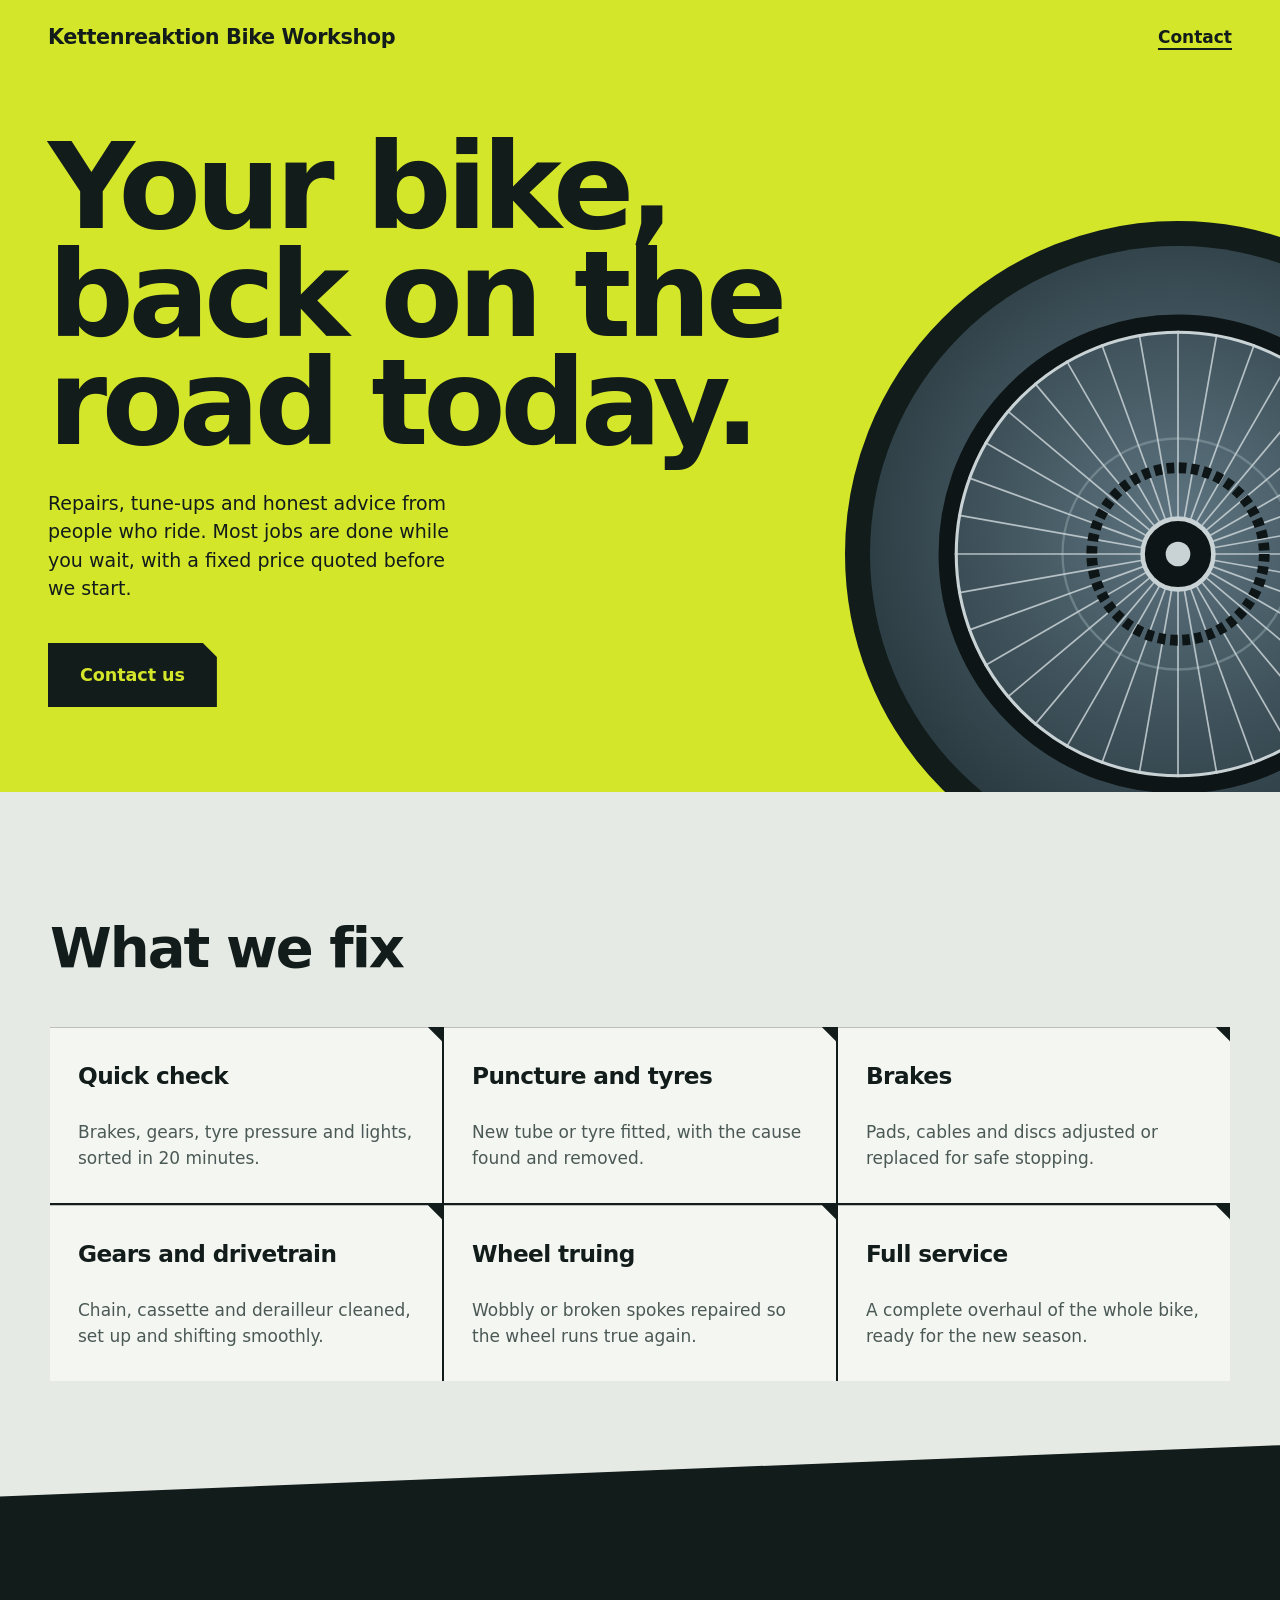
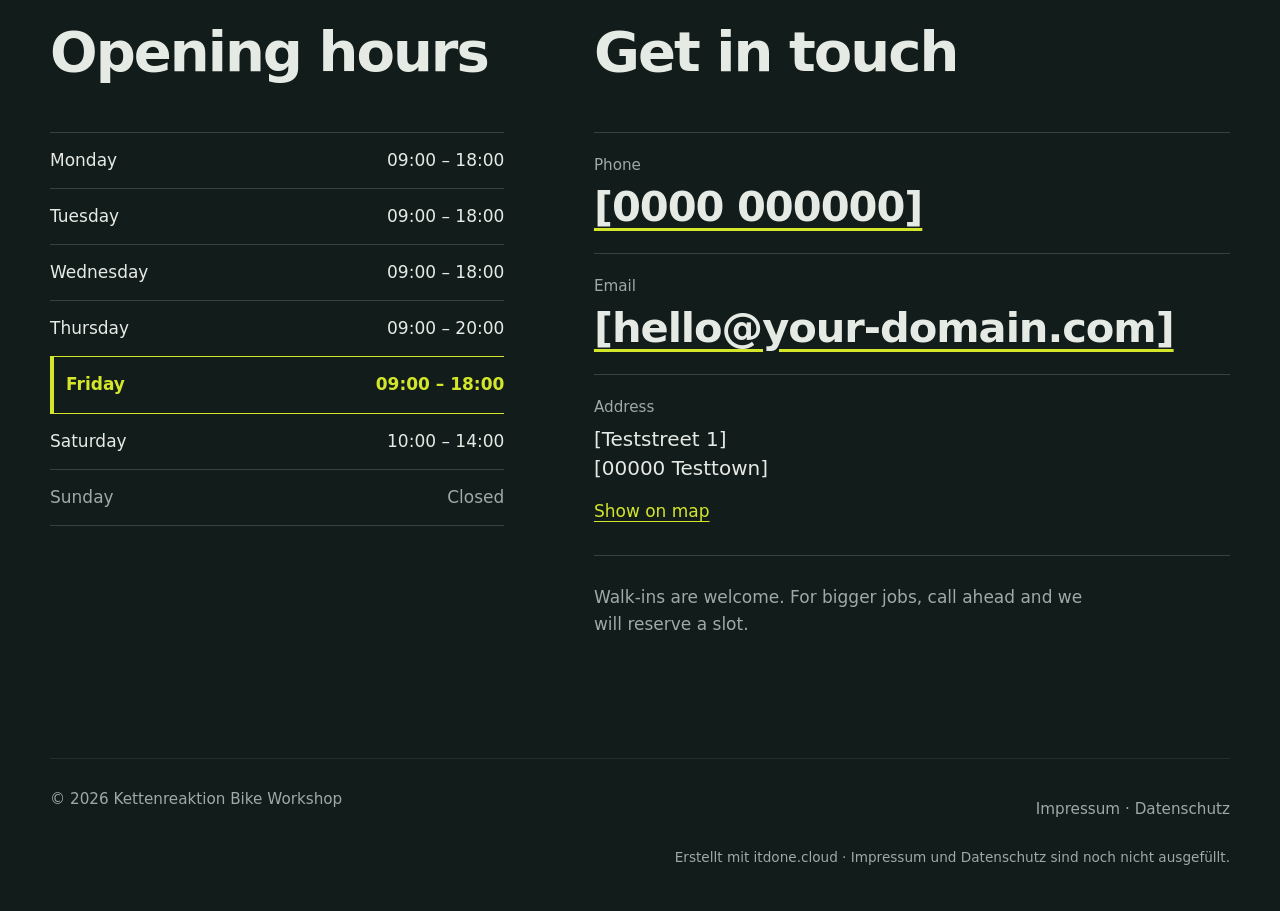
<file: index.html>
<!DOCTYPE html>
<html lang="en">
<head>
<meta charset="utf-8">
<base href="/">
<meta name="viewport" content="width=device-width, initial-scale=1, viewport-fit=cover">
<title>Kettenreaktion Bike Workshop – Bicycle repair in [Your City]</title>
<meta name="description" content="Independent bicycle repair workshop: services from puncture fixes to full overhauls, most repairs done while you wait. See opening hours and get in touch.">
<meta property="og:type" content="website">
<meta property="og:title" content="Kettenreaktion Bike Workshop – Bicycle repair in [Your City]">
<meta property="og:description" content="Honest bike repairs at fair prices, most done while you wait.">
<link rel="apple-touch-icon" href="/assets/icon.svg">
<link rel="stylesheet" href="https://cdn.itdone.cloud/fonts/bricolage-grotesque/index.css"><link rel="stylesheet" href="https://cdn.itdone.cloud/fonts/instrument-sans/index.css"><link rel="manifest" href="/manifest.json"><meta name="theme-color" content="#D4E62A"><link rel="icon" href="/assets/icon.svg">
<link rel="stylesheet" href="css/style.css">
<script type="application/ld+json">{"@context":"https://schema.org","@type":"BicycleStore","name":"Kettenreaktion Bike Workshop"}</script>
<link rel="canonical" href="https://app-business-onepager-2a385622.itdone.cloud/">
</head>
<body>
<header class="top">
  <a class="brand" href="/">Kettenreaktion Bike Workshop</a>
  <a class="toplink" href="#contact">Contact</a>
</header>

<main>
  <section class="hero" id="top">
    <div class="hero-copy">
      <h1>Your bike, back on the road today.</h1>
      <p class="lead">Repairs, tune-ups and honest advice from people who ride. Most jobs are done while you wait, with a fixed price quoted before we start.</p>
      <a class="btn" href="#contact">Contact us</a>
    </div>
    <div class="wheel" aria-hidden="false">
      <img src="assets/hero.svg" width="760" height="760" alt="Bicycle wheel on a repair stand">
    </div>
  </section>

  <section class="services" id="services">
    <div class="wrap">
      <h2>What we fix</h2>
      <ul class="tiles">
        <li><h3>Quick check</h3><p>Brakes, gears, tyre pressure and lights, sorted in 20 minutes.</p></li>
        <li><h3>Puncture and tyres</h3><p>New tube or tyre fitted, with the cause found and removed.</p></li>
        <li><h3>Brakes</h3><p>Pads, cables and discs adjusted or replaced for safe stopping.</p></li>
        <li><h3>Gears and drivetrain</h3><p>Chain, cassette and derailleur cleaned, set up and shifting smoothly.</p></li>
        <li><h3>Wheel truing</h3><p>Wobbly or broken spokes repaired so the wheel runs true again.</p></li>
        <li><h3>Full service</h3><p>A complete overhaul of the whole bike, ready for the new season.</p></li>
      </ul>
    </div>
  </section>

  <section class="contact" id="contact">
    <div class="wrap grid">
      <div class="hours">
        <h2>Opening hours</h2>
        <table>
          <caption class="sr-only">Opening hours</caption>
          <tbody>
            <tr data-day="1"><th scope="row">Monday</th><td>09:00 – 18:00</td></tr>
            <tr data-day="2"><th scope="row">Tuesday</th><td>09:00 – 18:00</td></tr>
            <tr data-day="3"><th scope="row">Wednesday</th><td>09:00 – 18:00</td></tr>
            <tr data-day="4"><th scope="row">Thursday</th><td>09:00 – 20:00</td></tr>
            <tr data-day="5"><th scope="row">Friday</th><td>09:00 – 18:00</td></tr>
            <tr data-day="6"><th scope="row">Saturday</th><td>10:00 – 14:00</td></tr>
            <tr data-day="0" class="closed"><th scope="row">Sunday</th><td>Closed</td></tr>
          </tbody>
        </table>
      </div>
      <div class="reach">
        <h2>Get in touch</h2>
        <ul class="rows">
          <li><span class="k">Phone</span><a class="big" href="tel:+490000000000">[0000 000000]</a></li>
          <li><span class="k">Email</span><a class="big" href="mailto:hello@your-domain.com?subject=Enquiry%20via%20the%20website">[hello@your-domain.com]</a></li>
          <li><span class="k">Address</span>
            <address>[Teststreet 1]<br>[00000 Testtown]</address>
            <a class="map" href="https://www.openstreetmap.org/search?query=Teststreet%201%2C%2000000%20Testtown" target="_blank" rel="noopener">Show on map</a>
          </li>
        </ul>
        <p class="note">Walk-ins are welcome. For bigger jobs, call ahead and we will reserve a slot.</p>
      </div>
    </div>
  </section>
</main>

<footer class="foot">
  <div class="wrap">
    <span>© <span id="yr">2026</span> Kettenreaktion Bike Workshop</span>
    <div class="legal"><a href="/impressum.html">Impressum</a> · <a href="/datenschutz.html">Datenschutz</a><p class="itdone-notice">Erstellt mit <a href="https://itdone.cloud">itdone.cloud</a> · Impressum und Datenschutz sind noch nicht ausgefüllt.</p></div>
  </div>
</footer>
<script src="js/main.js"></script>
<script>if('serviceWorker' in navigator)navigator.serviceWorker.register('/sw.js');</script>
</body>
</html>
</file>
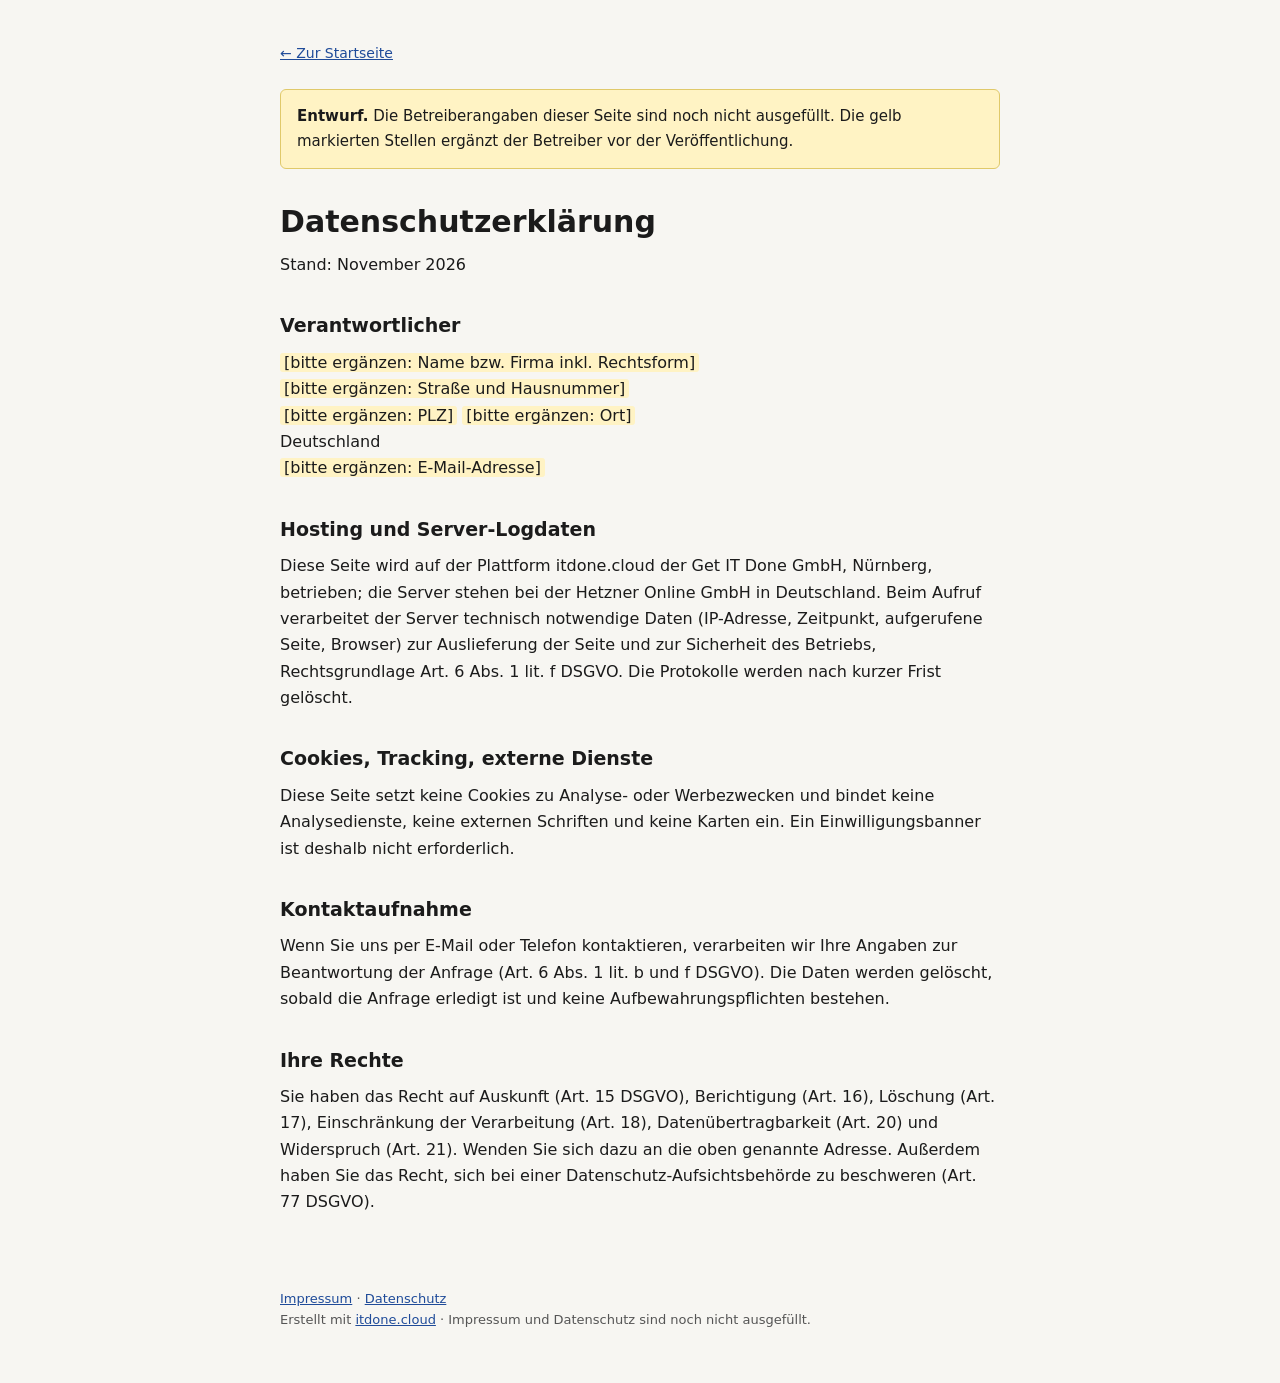
<file: datenschutz.html>
<!DOCTYPE html>
<html lang="de"><head><meta charset="utf-8"><meta name="viewport" content="width=device-width,initial-scale=1"><meta name="robots" content="noindex"><title>Datenschutzerklärung · Kettenreaktion Bike Workshop</title><style>body{margin:0;background:#f7f6f2;color:#1b1b1b;font:16px/1.65 system-ui,-apple-system,"Segoe UI",Roboto,sans-serif}main{max-width:720px;margin:0 auto;padding:40px 20px 60px}h1{font-size:30px;margin:0 0 6px}h2{font-size:19px;margin:32px 0 8px}p{margin:0 0 12px}.box{background:#fff3c4;border:1px solid #e0c96a;border-radius:6px;padding:14px 16px;margin:0 0 28px;font-size:15px}.ph{background:#fff3c4;padding:0 4px;border-radius:3px}a{color:#1f4b99}.back{display:inline-block;margin-bottom:24px;font-size:14px}footer{max-width:720px;margin:0 auto;padding:0 20px 40px;font-size:13px;color:#555}</style><link rel="canonical" href="https://app-business-onepager-2a385622.itdone.cloud/datenschutz.html">
</head>
<body><main><a class="back" href="/">← Zur Startseite</a>
<div class="box"><strong>Entwurf.</strong> Die Betreiberangaben dieser Seite sind noch nicht ausgefüllt. Die gelb markierten Stellen ergänzt der Betreiber vor der Veröffentlichung.</div>
<h1>Datenschutzerklärung</h1><p>Stand: November 2026</p>
<h2>Verantwortlicher</h2><p><span class="ph">[bitte ergänzen: Name bzw. Firma inkl. Rechtsform]</span><br><span class="ph">[bitte ergänzen: Straße und Hausnummer]</span><br><span class="ph">[bitte ergänzen: PLZ]</span> <span class="ph">[bitte ergänzen: Ort]</span><br>Deutschland<br><span class="ph">[bitte ergänzen: E-Mail-Adresse]</span></p>
<h2>Hosting und Server-Logdaten</h2><p>Diese Seite wird auf der Plattform itdone.cloud der Get IT Done GmbH, Nürnberg, betrieben; die Server stehen bei der Hetzner Online GmbH in Deutschland. Beim Aufruf verarbeitet der Server technisch notwendige Daten (IP-Adresse, Zeitpunkt, aufgerufene Seite, Browser) zur Auslieferung der Seite und zur Sicherheit des Betriebs, Rechtsgrundlage Art. 6 Abs. 1 lit. f DSGVO. Die Protokolle werden nach kurzer Frist gelöscht.</p>
<h2>Cookies, Tracking, externe Dienste</h2><p>Diese Seite setzt keine Cookies zu Analyse- oder Werbezwecken und bindet keine Analysedienste, keine externen Schriften und keine Karten ein. Ein Einwilligungsbanner ist deshalb nicht erforderlich.</p>
<h2>Kontaktaufnahme</h2><p>Wenn Sie uns per E-Mail oder Telefon kontaktieren, verarbeiten wir Ihre Angaben zur Beantwortung der Anfrage (Art. 6 Abs. 1 lit. b und f DSGVO). Die Daten werden gelöscht, sobald die Anfrage erledigt ist und keine Aufbewahrungspflichten bestehen.</p>

<h2>Ihre Rechte</h2><p>Sie haben das Recht auf Auskunft (Art. 15 DSGVO), Berichtigung (Art. 16), Löschung (Art. 17), Einschränkung der Verarbeitung (Art. 18), Datenübertragbarkeit (Art. 20) und Widerspruch (Art. 21). Wenden Sie sich dazu an die oben genannte Adresse. Außerdem haben Sie das Recht, sich bei einer Datenschutz-Aufsichtsbehörde zu beschweren (Art. 77 DSGVO).</p>
</main><footer><a href="/impressum.html">Impressum</a> · <a href="/datenschutz.html">Datenschutz</a><p class="itdone-notice">Erstellt mit <a href="https://itdone.cloud">itdone.cloud</a> · Impressum und Datenschutz sind noch nicht ausgefüllt.</p></footer></body></html>
</file>
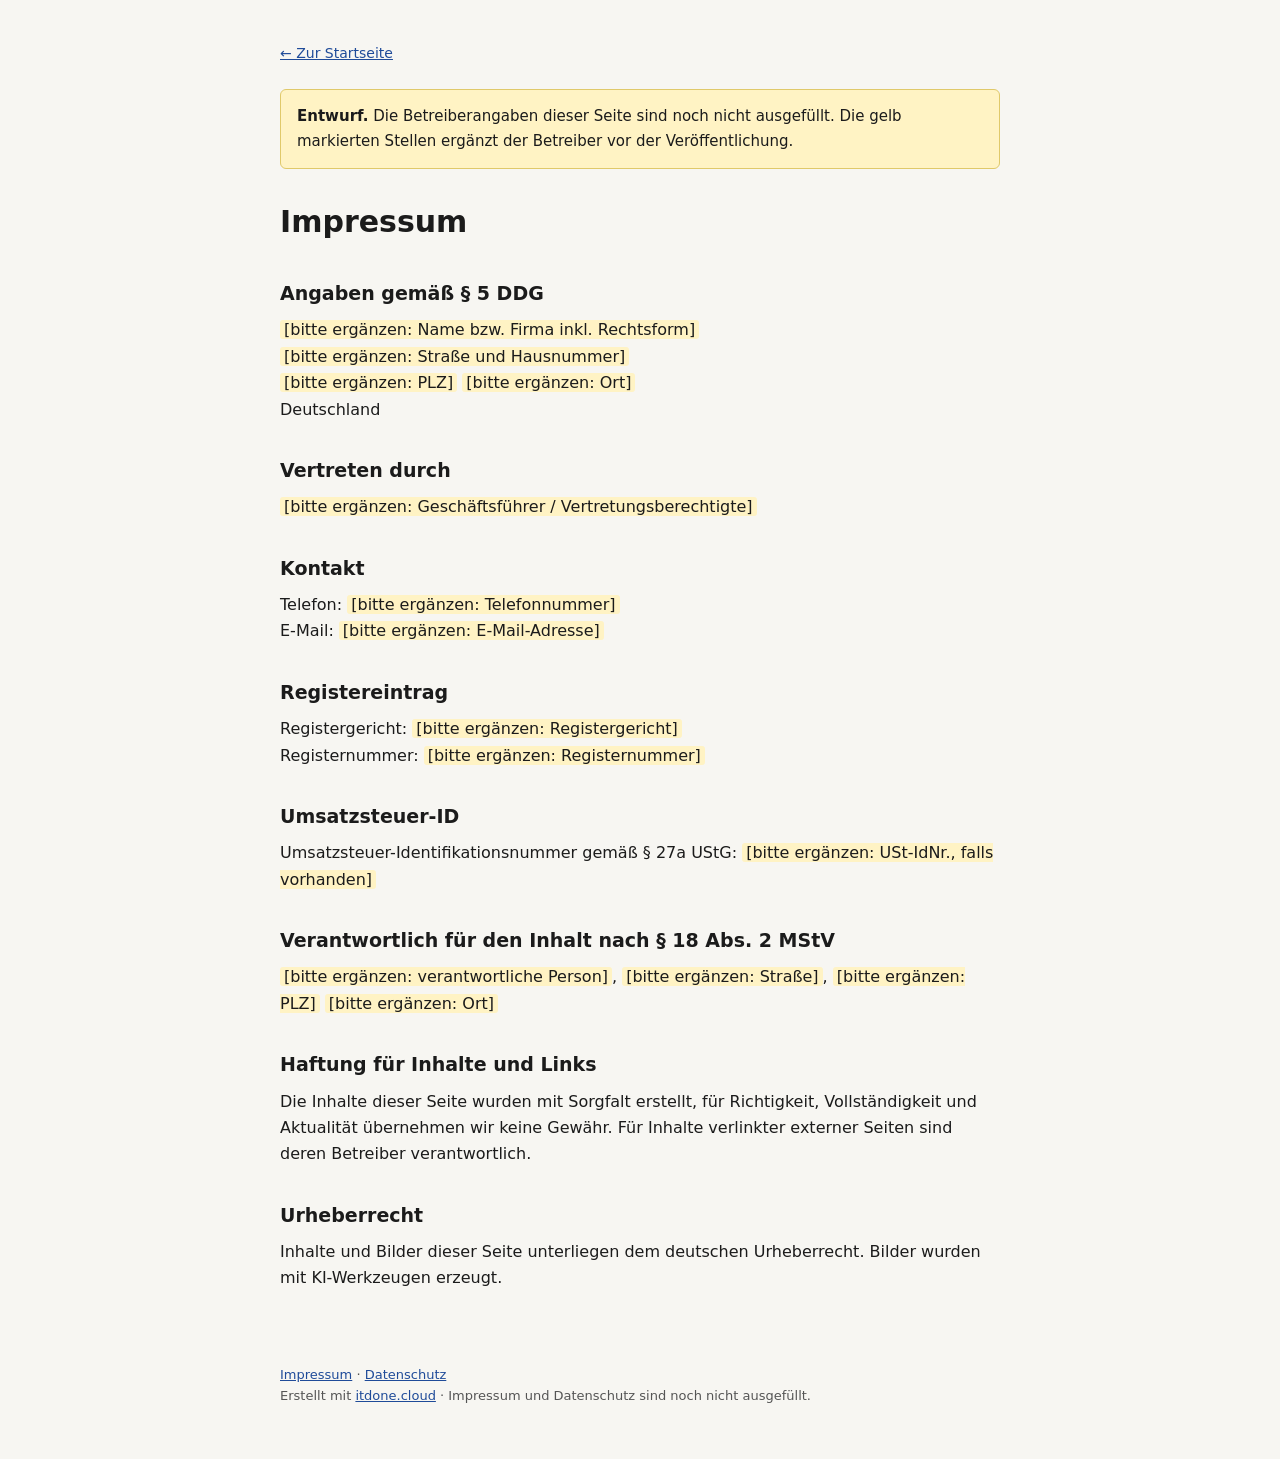
<file: impressum.html>
<!DOCTYPE html>
<html lang="de"><head><meta charset="utf-8"><meta name="viewport" content="width=device-width,initial-scale=1"><meta name="robots" content="noindex"><title>Impressum · Kettenreaktion Bike Workshop</title><style>body{margin:0;background:#f7f6f2;color:#1b1b1b;font:16px/1.65 system-ui,-apple-system,"Segoe UI",Roboto,sans-serif}main{max-width:720px;margin:0 auto;padding:40px 20px 60px}h1{font-size:30px;margin:0 0 6px}h2{font-size:19px;margin:32px 0 8px}p{margin:0 0 12px}.box{background:#fff3c4;border:1px solid #e0c96a;border-radius:6px;padding:14px 16px;margin:0 0 28px;font-size:15px}.ph{background:#fff3c4;padding:0 4px;border-radius:3px}a{color:#1f4b99}.back{display:inline-block;margin-bottom:24px;font-size:14px}footer{max-width:720px;margin:0 auto;padding:0 20px 40px;font-size:13px;color:#555}</style><link rel="canonical" href="https://app-business-onepager-2a385622.itdone.cloud/impressum.html">
</head>
<body><main><a class="back" href="/">← Zur Startseite</a>
<div class="box"><strong>Entwurf.</strong> Die Betreiberangaben dieser Seite sind noch nicht ausgefüllt. Die gelb markierten Stellen ergänzt der Betreiber vor der Veröffentlichung.</div>
<h1>Impressum</h1>
<h2>Angaben gemäß § 5 DDG</h2><p><span class="ph">[bitte ergänzen: Name bzw. Firma inkl. Rechtsform]</span><br><span class="ph">[bitte ergänzen: Straße und Hausnummer]</span><br><span class="ph">[bitte ergänzen: PLZ]</span> <span class="ph">[bitte ergänzen: Ort]</span><br>Deutschland</p>
<h2>Vertreten durch</h2><p><span class="ph">[bitte ergänzen: Geschäftsführer / Vertretungsberechtigte]</span></p>
<h2>Kontakt</h2><p>Telefon: <span class="ph">[bitte ergänzen: Telefonnummer]</span><br>E-Mail: <span class="ph">[bitte ergänzen: E-Mail-Adresse]</span></p>
<h2>Registereintrag</h2><p>Registergericht: <span class="ph">[bitte ergänzen: Registergericht]</span><br>Registernummer: <span class="ph">[bitte ergänzen: Registernummer]</span></p>
<h2>Umsatzsteuer-ID</h2><p>Umsatzsteuer-Identifikationsnummer gemäß § 27a UStG: <span class="ph">[bitte ergänzen: USt-IdNr., falls vorhanden]</span></p>
<h2>Verantwortlich für den Inhalt nach § 18 Abs. 2 MStV</h2><p><span class="ph">[bitte ergänzen: verantwortliche Person]</span>, <span class="ph">[bitte ergänzen: Straße]</span>, <span class="ph">[bitte ergänzen: PLZ]</span> <span class="ph">[bitte ergänzen: Ort]</span></p>

<h2>Haftung für Inhalte und Links</h2><p>Die Inhalte dieser Seite wurden mit Sorgfalt erstellt, für Richtigkeit, Vollständigkeit und Aktualität übernehmen wir keine Gewähr. Für Inhalte verlinkter externer Seiten sind deren Betreiber verantwortlich.</p>
<h2>Urheberrecht</h2><p>Inhalte und Bilder dieser Seite unterliegen dem deutschen Urheberrecht. Bilder wurden mit KI-Werkzeugen erzeugt.</p>
</main><footer><a href="/impressum.html">Impressum</a> · <a href="/datenschutz.html">Datenschutz</a><p class="itdone-notice">Erstellt mit <a href="https://itdone.cloud">itdone.cloud</a> · Impressum und Datenschutz sind noch nicht ausgefüllt.</p></footer></body></html>
</file>
<file: css/style.css>
@property --cut { syntax: '<length>'; inherits: true; initial-value: 14px; }
:root {
  --bg: #E6EAE4;
  --surface: #F4F6F1;
  --text: #121C1B;
  --muted: #4B5956;
  --accent: #D4E62A;
  --on-dark: #E6EAE4;
  --muted-on-dark: #9DAAA6;
  --rule-dark: rgba(230, 234, 228, .18);
  --cut: 14px;
  --display: 'Bricolage Grotesque', ui-sans-serif, system-ui, sans-serif;
  --body: 'Instrument Sans', ui-sans-serif, system-ui, -apple-system, 'Segoe UI', Roboto, Arial, sans-serif;
}
* { box-sizing: border-box; }
html { scroll-behavior: smooth; }
body {
  margin: 0; background: var(--bg); color: var(--text);
  font-family: var(--body); font-size: 1.0625rem; line-height: 1.6;
  -webkit-text-size-adjust: 100%;
}
::selection { background: var(--accent); color: var(--text); }
a { color: inherit; }
:focus-visible { outline: 3px solid var(--text); outline-offset: 3px; }
.contact :focus-visible, .foot :focus-visible { outline-color: var(--accent); }
.sr-only { position: absolute; width: 1px; height: 1px; overflow: hidden; clip: rect(0 0 0 0); white-space: nowrap; }
.wrap { width: min(1180px, 100% - 2 * clamp(20px, 5vw, 48px)); margin-inline: auto; }

/* header */
.top {
  position: absolute; inset: 0 0 auto 0; z-index: 5;
  display: flex; justify-content: space-between; align-items: center; gap: 12px;
  padding: max(16px, env(safe-area-inset-top)) clamp(20px, 5vw, 48px) 16px;
}
.brand {
  font-family: var(--display); font-weight: 800; font-size: clamp(.9rem, 3.9vw, 1.3rem);
  white-space: nowrap; text-decoration: none; letter-spacing: -.02em; min-width: 0;
}
.toplink {
  font-weight: 600; text-decoration: underline; text-decoration-thickness: 2px; text-underline-offset: 5px;
  min-height: 44px; padding: 0 10px; margin-right: -10px; display: inline-flex; align-items: center;
  transition: background-color .16s, color .16s;
}
.toplink:hover { background: var(--text); color: var(--accent); text-decoration-color: transparent; }

/* hero */
.hero {
  position: relative; overflow: hidden; background: var(--accent);
  min-height: 88svh; display: grid; align-items: center;
  padding: 128px clamp(20px, 5vw, 48px) 80px;
}
.hero-copy { position: relative; z-index: 2; max-width: 760px; }
h1 {
  font-family: var(--display); font-weight: 800; margin: 0 0 32px;
  font-size: clamp(2.6rem, 9.5vw, 7.5rem); line-height: .9; letter-spacing: -.045em; text-wrap: balance;
  font-variation-settings: 'wdth' 90;
}
.lead { max-width: 36ch; margin: 0 0 40px; font-size: 1.1875rem; line-height: 1.5; font-weight: 500; text-wrap: pretty; }
.btn {
  display: inline-flex; align-items: center; justify-content: center; min-height: 56px; padding: 18px 32px;
  background: var(--text); color: var(--accent); font-family: var(--display); font-weight: 700; font-size: 1.1rem;
  letter-spacing: -.005em; text-decoration: none;
  clip-path: polygon(0 0, calc(100% - var(--cut)) 0, 100% var(--cut), 100% 100%, 0 100%);
  transition: background-color .16s, --cut .22s cubic-bezier(.2, .8, .2, 1);
}
.btn:hover { background: #26413d; --cut: 28px; }
.btn:focus-visible { outline-offset: 5px; }
.wheel {
  position: absolute; z-index: 1; border-radius: 50%; overflow: hidden;
  width: clamp(380px, 52vw, 760px); aspect-ratio: 1;
  border: clamp(14px, 2vw, 26px) solid var(--text); background: var(--text);
  right: -18%; bottom: -12%;
}
.wheel img { width: 100%; height: 100%; object-fit: cover; display: block; }
@media (prefers-reduced-motion: no-preference) {
  .wheel { animation: spin 1.1s cubic-bezier(.2, .8, .2, 1) both; }
  @keyframes spin { from { transform: rotate(-50deg); opacity: 0; } to { transform: none; opacity: 1; } }
}

/* services */
.services { padding: clamp(72px, 10vw, 136px) 0 clamp(64px, 9vw, 120px); }
h2 {
  font-family: var(--display); font-weight: 800; font-size: clamp(1.9rem, 5vw, 3.5rem);
  line-height: 1; letter-spacing: -.035em; margin: 0 0 clamp(28px, 4vw, 52px); text-wrap: balance;
}
.tiles {
  list-style: none; margin: 0; padding: 0; background: var(--text); gap: 2px;
  display: grid; grid-template-columns: repeat(3, 1fr);
}
.tiles li {
  background: var(--surface); padding: 36px 28px 32px; min-height: 176px;
  display: flex; flex-direction: column; justify-content: space-between; gap: 20px;
  clip-path: polygon(0 0, calc(100% - var(--cut)) 0, 100% var(--cut), 100% 100%, 0 100%);
  transition: background-color .16s, --cut .24s cubic-bezier(.2, .8, .2, 1);
}
.tiles li:hover, .tiles li:focus-within { background: var(--accent); --cut: 34px; }
.tiles h3 { font-family: var(--display); font-weight: 700; font-size: 1.45rem; line-height: 1.1; letter-spacing: -.025em; margin: 0; text-wrap: balance; }
.tiles li:hover h3, .tiles li:focus-within h3 { transform: translateX(6px); }
.tiles h3 { transition: transform .24s cubic-bezier(.2, .8, .2, 1); }
.tiles p { margin: 0; color: var(--muted); max-width: 34ch; line-height: 1.5; transition: color .16s; }
.tiles li:hover p, .tiles li:focus-within p { color: var(--text); }

/* hours + contact */
.contact {
  background: var(--text); color: var(--on-dark);
  padding: calc(clamp(64px, 10vw, 128px) + 4vw) 0 clamp(72px, 10vw, 120px);
  clip-path: polygon(0 4vw, 100% 0, 100% 100%, 0 100%);
  margin-top: -4vw;
}
.grid { display: grid; grid-template-columns: 5fr 7fr; gap: clamp(40px, 7vw, 96px); }
.contact h2 { color: var(--on-dark); }
table { width: 100%; border-collapse: collapse; font-variant-numeric: tabular-nums; }
th, td { text-align: left; padding: 14px 0; border-top: 1px solid var(--rule-dark); font-weight: 400; }
tr:last-child th, tr:last-child td { border-bottom: 1px solid var(--rule-dark); }
td { text-align: right; }
tr.closed th, tr.closed td { color: var(--muted-on-dark); }
tr.today th, tr.today td { color: var(--accent); font-weight: 600; border-top-color: var(--accent); }
tr.today th { box-shadow: inset 4px 0 0 var(--accent); padding-left: 16px; }
tr.today + tr th, tr.today + tr td { border-top-color: var(--accent); }
.rows { list-style: none; margin: 0 0 28px; padding: 0; }
.rows li { padding: 20px 0 22px; border-top: 1px solid var(--rule-dark); min-height: 56px; }
.rows li:last-child { border-bottom: 1px solid var(--rule-dark); }
.k { display: block; color: var(--muted-on-dark); font-size: .95rem; margin-bottom: 6px; }
.big {
  font-family: var(--display); font-weight: 700; font-size: clamp(1.4rem, 4.4vw, 2.6rem); line-height: 1.15; letter-spacing: -.025em;
  text-decoration: underline; text-decoration-color: var(--accent); text-decoration-thickness: 3px; text-underline-offset: 7px;
  word-break: break-word; font-variant-numeric: tabular-nums;
  transition: background-color .16s, color .16s;
}
.big:hover { background: var(--accent); color: var(--text); text-decoration-color: var(--text); }
address { font-style: normal; font-size: 1.25rem; line-height: 1.45; margin-bottom: 6px; }
.map { color: var(--accent); display: inline-flex; min-height: 44px; align-items: center; text-underline-offset: 4px; }
.map:hover { text-decoration-thickness: 3px; }
.note { color: var(--muted-on-dark); max-width: 46ch; margin: 0; }

/* footer */
.foot { background: var(--text); color: var(--muted-on-dark); padding: 0 0 max(32px, env(safe-area-inset-bottom)); font-size: .95rem; margin-top: -1px; }
.foot .wrap { display: flex; justify-content: space-between; gap: 24px; flex-wrap: wrap; border-top: 1px solid var(--rule-dark); padding-top: 28px; }
.foot a { text-underline-offset: 3px; }
.foot a:not(:hover) { text-decoration: none; }
.foot a:hover { color: var(--accent); }
.legal p { margin: 6px 0 0; font-size: .85rem; }
@media (min-width: 641px) { .legal { text-align: right; } }
.foot .legal a { padding-block: 10px; display: inline-block; }

/* tablet + mobile: wheel moves below the copy, so type never meets the tyre */
@media (max-width: 900px) {
  .tiles { grid-template-columns: repeat(2, 1fr); }
  .grid { grid-template-columns: 1fr; }
  .hero { display: block; min-height: 0; padding-top: 112px; padding-bottom: 0; }
  .hero-copy { padding-bottom: 48px; }
  .wheel {
    position: relative; right: auto; bottom: auto; transform-origin: center;
    width: min(88vw, 680px); margin: 0 -14vw -26vw auto;
  }
}
@media (max-width: 640px) {
  .hero { padding-top: 104px; }
  .hero-copy { padding-bottom: 40px; }
  h1 { font-size: clamp(2.7rem, 12.2vw, 4.6rem); margin-bottom: 24px; }
  .btn { width: 100%; }
  .wheel { width: 110vw; margin: 0 0 -35vw 8vw; }
  .tiles { grid-template-columns: 1fr; }
  .tiles li { min-height: 0; padding: 28px 24px 26px; }
  tr.today th { padding-left: 12px; }
  .contact { clip-path: polygon(0 20px, 100% 0, 100% 100%, 0 100%); margin-top: -20px; padding-top: calc(64px + 20px); }
}
</file>
